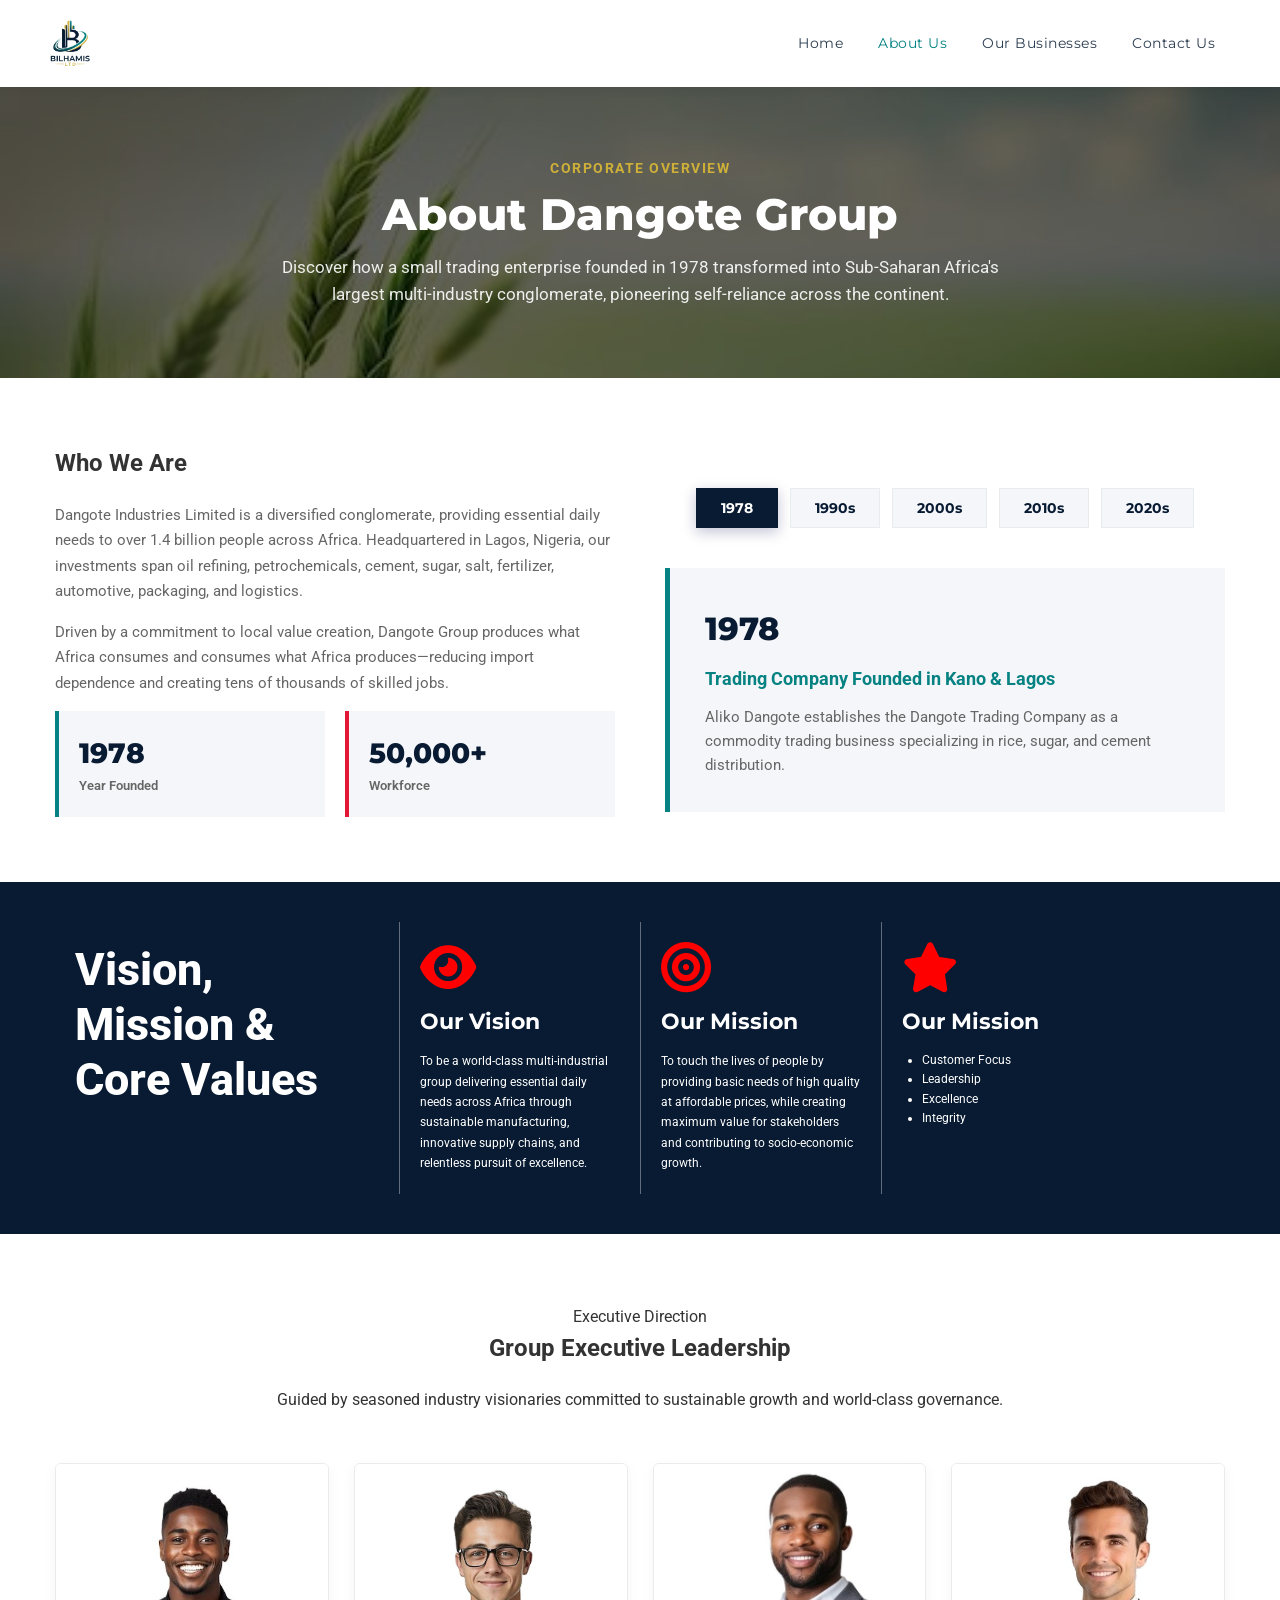
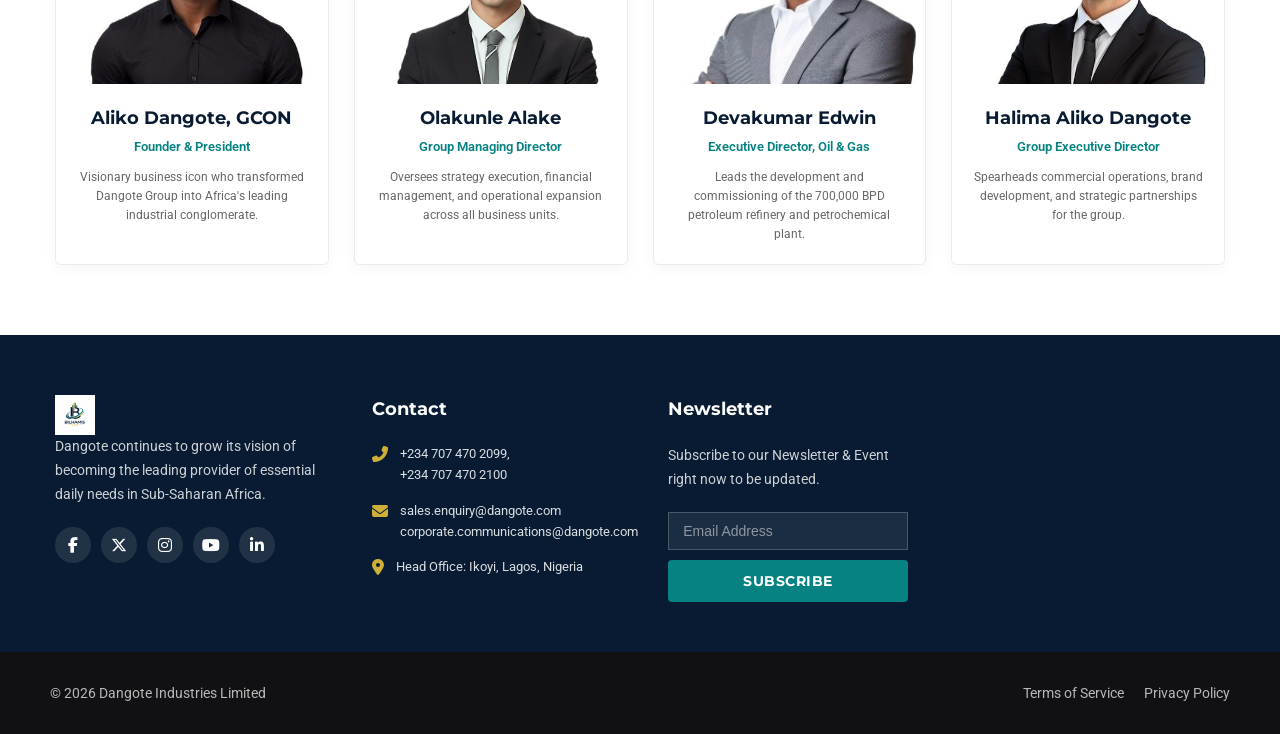
<file: about.html>
<!DOCTYPE html>
<html lang="en">
<head>
  <meta charset="UTF-8">
  <meta name="viewport" content="width=device-width, initial-scale=1.0">
  <title>About Us – Dangote Industries Limited</title>
  <meta name="description" content="Learn about Bilhamis Limited, Africa's leading industrial conglomerate founded by Aliko Dangote, GCON. Explore our history, leadership, vision, and core values.">
  
  <!-- FontAwesome 6 Icons -->
  <link rel="stylesheet" href="https://cdnjs.cloudflare.com/ajax/libs/font-awesome/6.4.0/css/all.min.css">
  
  <!-- Page Specific CSS Files -->
  <link rel="stylesheet" href="css/global.css">
  <link rel="stylesheet" href="css/about.css">
</head>
<body>

  <!-- SITE HEADER -->
  <header class="site-header">
  <div class="site-header-main">
    <div class="main-header-inner">

      <!-- LOGO -->
      <a href="index.html" class="site-logo" aria-label="Peter Home">
        <img src="./assets/main logo.png" width="40" alt="Bilhamis">
      </a>
      
      <!-- MOBILE MENU OVERLAY -->
      <div class="menu-overlay"></div>

      <!-- DESKTOP / MOBILE NAVIGATION -->
      <nav class="site-navigation" id="site-navigation"
           aria-label="Main navigation">
        <ul class="nav-list">
          <li>
            <a href="./index.html" class="nav-link">Home</a>
          </li>
          <li>
            <a href="./about.html" class="nav-link active">About Us</a>
          </li>
          <li>
            <a href="./businesses.html" class="nav-link">Our Businesses</a>
          </li>
          <li>
            <a href="./contact.html" class="nav-link">Contact Us</a>
          </li>
        </ul>
      </nav>

      <!-- MOBILE MENU BUTTON -->
      <button class="menu-toggle"
              type="button"
              aria-label="Open navigation menu"
              aria-controls="site-navigation"
              aria-expanded="false">
        <span></span>
        <span></span>
        <span></span>
      </button>

    </div>
  </div>
</header>

  <!-- PAGE HERO BANNER -->
  <section class="page-hero-banner">
    <div class="overlay"></div>
    <div class="container">
      <div class="page-hero-sub">Corporate Overview</div>
      <h1 class="page-hero-title">About Dangote Group</h1>
      <p class="page-hero-desc">Discover how a small trading enterprise founded in 1978 transformed into Sub-Saharan Africa's largest multi-industry conglomerate, pioneering self-reliance across the continent.</p>
    </div>
  </section>

  <!-- WHO WE ARE SECTION -->
  <section class="who-we-are" style="">
    <div class="container">
      <div class="about-overview-grid">
        <div>
          <h2 class="heading-main" style="">Who We Are</h2>
          <p class="about-text" style="">Dangote Industries Limited is a diversified conglomerate, providing essential daily needs to over 1.4 billion people across Africa. Headquartered in Lagos, Nigeria, our investments span oil refining, petrochemicals, cement, sugar, salt, fertilizer, automotive, packaging, and logistics.</p>
          <p class="about-text" style="">Driven by a commitment to local value creation, Dangote Group produces what Africa consumes and consumes what Africa produces—reducing import dependence and creating tens of thousands of skilled jobs.</p>
          
          <div class="numbers-card" style="">
            <div class="about-stat-badge" style="border-left: 4px solid var(--dangote-blue);">
              <div style="">1978</div>
              <div style="">Year Founded</div>
            </div>
            <div class="about-stat-badge" style="border-left: 4px solid var(--dangote-red);">
              <div style="">50,000+</div>
              <div style="">Workforce</div>
            </div>
          </div>
        </div>

        <div>
          <section class="timeline-section" id="history">
            <!-- <div class="container"> -->
              <div class="section-heading-wrap" style="text-align: center; margin-bottom: 40px;">
                <!-- <div class="heading-sub">40+ Years of Growth</div>
                <h2 class="heading-main">History & Key Milestones</h2> -->
                <div class="heading-line" style="margin: 15px auto 0 auto;"></div>
              </div>

              <!-- TIMELINE TAB BUTTONS -->
              <div class="timeline-nav">
                <button class="timeline-tab-btn active" data-year="1978">1978</button>
                <button class="timeline-tab-btn" data-year="1990s">1990s</button>
                <button class="timeline-tab-btn" data-year="2000s">2000s</button>
                <button class="timeline-tab-btn" data-year="2010s">2010s</button>
                <button class="timeline-tab-btn" data-year="2020s">2020s</button>
              </div>

              <!-- TIMELINE PANELS -->
              <div id="timeline-1978" class="timeline-content-panel active">
                <div class="timeline-year">1978</div>
                <h3 class="timeline-title">Trading Company Founded in Kano & Lagos</h3>
                <p class="timeline-text" style="">Aliko Dangote establishes the Dangote Trading Company as a commodity trading business specializing in rice, sugar, and cement distribution.</p>
              </div>

              <div id="timeline-1990s" class="timeline-content-panel">
                <div class="timeline-year">1990s</div>
                <h3 class="timeline-title">Shift from Trading to Manufacturing</h3>
                <p class="timeline-text" style="">Dangote Group transitions from purely importing commodities to local manufacturing, establishing sugar refining and salt processing facilities in Lagos port terminals.</p>
              </div>

              <div id="timeline-2000s" class="timeline-content-panel">
                <div class="timeline-year">2000s</div>
                <h3 class="timeline-title">Commissioning Obajana & Listed Entities</h3>
                <p class="timeline-text" style="">Commissioning of the world-class Obajana Cement Plant in Kogi State, establishing Dangote Cement as Nigeria's manufacturing flagship and listing entities on the Nigerian Stock Exchange (NGX).</p>
              </div>

              <div id="timeline-2010s" class="timeline-content-panel">
                <div class="timeline-year">2010s</div>
                <h3 class="timeline-title">Pan-African Cement & Agro Sacks Expansion</h3>
                <p class="timeline-text" style="">Expanding cement production across 10 additional African countries (Ethiopia, Zambia, Tanzania, Senegal, South Africa) with total capacity exceeding 50 Million MT.</p>
              </div>

              <div id="timeline-2020s" class="timeline-content-panel">
                <div class="timeline-year">2020s</div>
                <h3 class="timeline-title">700,000 BPD Petroleum Refinery & Fertilizer Complex</h3>
                <p class="timeline-text" style="">Commissioning the world's largest single-train 700,000 BPD oil refinery and 3.0 Million MT Urea fertilizer complex in Lekki Free Zone, Lagos.</p>
              </div>

            <!-- </div> -->
          </section>
        </div>
      </div>
    </div>
  </section>


  <!-- VISION, MISSION & CORE VALUES -->
  <section class="mvc">
    <div class="container">
      <div class="mvc-grid">
        <div class="first">
          <h2 class="mvc-heading">Vision, Mission & Core Values</h2>
        </div>
        <div class="second">
          <i class="fas fa-eye"></i>
          <h3 style="">Our Vision</h3>
          <p style="">To be a world-class multi-industrial group delivering essential daily needs across Africa through sustainable manufacturing, innovative supply chains, and relentless pursuit of excellence.</p>
        </div>
        <div class="second">
          <i class="fas fa-bullseye"></i>
          <h3 style="">Our Mission</h3>
          <p style="">To touch the lives of people by providing basic needs of high quality at affordable prices, while creating maximum value for stakeholders and contributing to socio-economic growth.</p>
        </div>
        <div class="second">
          <i class="fas fa-star"></i>
          <h3 style="">Our Mission</h3>
          <ul>
            <li>Customer Focus</li>
            <li>Leadership</li>
            <li>Excellence</li>
            <li>Integrity</li>
          </ul>
        </div>
      </div>
    </div>
  </section>


  <!-- EXECUTIVE LEADERSHIP TEAM SECTION -->
  <section id="leadership" style="padding: 70px 0; background-color: #ffffff;">
    <div class="container">
      <div class="section-heading-wrap" style="text-align: center; margin-bottom: 50px;">
        <div class="heading-sub">Executive Direction</div>
        <h2 class="heading-main">Group Executive Leadership</h2>
        <p class="heading-desc" style="margin: 0 auto;">Guided by seasoned industry visionaries committed to sustainable growth and world-class governance.</p>
        <div class="heading-line" style="margin: 15px auto 0 auto;"></div>
      </div>

      <div class="leaders-grid">
        
        <div class="leader-card">
          <div class="leader-img-wrap">
            <img src="./assets/person 1.jpg" alt="Aliko Dangote">
          </div>
          <div style="padding: 20px;">
            <h3 style="font-family: var(--font-heading); font-size: 18px; font-weight: 700; color: var(--dangote-navy); margin-bottom: 4px;">Aliko Dangote, GCON</h3>
            <div style="font-size: 13px; color: var(--dangote-blue); font-weight: 600; margin-bottom: 10px;">Founder & President</div>
            <p style="font-size: 12px; color: var(--dangote-text-muted);">Visionary business icon who transformed Dangote Group into Africa's leading industrial conglomerate.</p>
          </div>
        </div>

        <div class="leader-card">
          <div class="leader-img-wrap">
            <img src="./assets/person 2.jpg" alt="Olakunle Alake">
          </div>
          <div style="padding: 20px;">
            <h3 style="font-family: var(--font-heading); font-size: 18px; font-weight: 700; color: var(--dangote-navy); margin-bottom: 4px;">Olakunle Alake</h3>
            <div style="font-size: 13px; color: var(--dangote-blue); font-weight: 600; margin-bottom: 10px;">Group Managing Director</div>
            <p style="font-size: 12px; color: var(--dangote-text-muted);">Oversees strategy execution, financial management, and operational expansion across all business units.</p>
          </div>
        </div>

        <div class="leader-card">
          <div class="leader-img-wrap">
            <img src="./assets/person 3.jpg" alt="Devakumar Edwin">
          </div>
          <div style="padding: 20px;">
            <h3 style="font-family: var(--font-heading); font-size: 18px; font-weight: 700; color: var(--dangote-navy); margin-bottom: 4px;">Devakumar Edwin</h3>
            <div style="font-size: 13px; color: var(--dangote-blue); font-weight: 600; margin-bottom: 10px;">Executive Director, Oil & Gas</div>
            <p style="font-size: 12px; color: var(--dangote-text-muted);">Leads the development and commissioning of the 700,000 BPD petroleum refinery and petrochemical plant.</p>
          </div>
        </div>

        <div class="leader-card">
          <div class="leader-img-wrap">
            <img src="./assets/person 4.jpg" alt="Halima Aliko Dangote">
          </div>
          <div style="padding: 20px;">
            <h3 style="font-family: var(--font-heading); font-size: 18px; font-weight: 700; color: var(--dangote-navy); margin-bottom: 4px;">Halima Aliko Dangote</h3>
            <div style="font-size: 13px; color: var(--dangote-blue); font-weight: 600; margin-bottom: 10px;">Group Executive Director</div>
            <p style="font-size: 12px; color: var(--dangote-text-muted);">Spearheads commercial operations, brand development, and strategic partnerships for the group.</p>
          </div>
        </div>

      </div>
    </div>
  </section>

  <!-- OFFICIAL SITE FOOTER -->
  <footer class="site-footer-custom" id="contact">
    <div class="container">
      
      <div class="footer-columns-grid">
        
        <!-- COL 1: LOGO & OVERVIEW -->
        <div>
          <a href="index.html" class="site-logo" aria-label="Peter Home">
            <img src="./assets/logo.png" width="40" alt="Bilhamis">
          </a>
          <p class="footer-text">Dangote continues to grow its vision of becoming the leading provider of essential daily needs in Sub-Saharan Africa.</p>
          <div class="footer-social-icons">
            <a href="#" class="social-btn"><i class="fab fa-facebook-f"></i></a>
            <a href="#" class="social-btn"><i class="fab fa-x-twitter"></i></a>
            <a href="#" class="social-btn"><i class="fab fa-instagram"></i></a>
            <a href="#" class="social-btn"><i class="fab fa-youtube"></i></a>
            <a href="#" class="social-btn"><i class="fab fa-linkedin-in"></i></a>
          </div>
        </div>

        <!-- COL 2: CONTACT -->
        <div>
          <h4 class="footer-col-title">Contact</h4>
          <div class="footer-contact-item">
            <i class="fas fa-phone-alt"></i>
            <div>+234 707 470 2099,<br>+234 707 470 2100</div>
          </div>
          <div class="footer-contact-item">
            <i class="fas fa-envelope"></i>
            <div>sales.enquiry@dangote.com<br>corporate.communications@dangote.com</div>
          </div>
          <div class="footer-contact-item">
            <i class="fas fa-map-marker-alt"></i>
            <div>Head Office: Ikoyi, Lagos, Nigeria</div>
          </div>
        </div>

        <!-- COL 4: NEWSLETTER -->
        <div>
          <h4 class="footer-col-title">Newsletter</h4>
          <p class="footer-text">Subscribe to our Newsletter & Event right now to be updated.</p>
          <form class="newsletter-box" onsubmit="event.preventDefault(); alert('Subscribed to Dangote Group Newsletter!');">
            <input type="email" class="newsletter-input-field" placeholder="Email Address" required>
            <button type="submit" class="btn-dangote" style="width: 100%; justify-content: center; background-color: var(--dangote-blue);">Subscribe</button>
          </form>
        </div>

        <!-- <div class=""></div> -->

      </div>

      
    </div>
    <!-- FOOTER BOTTOM BAR -->
    <div class="footer-bottom-bar">
      <div>© 2026 Dangote Industries Limited</div>
      <div class="footer-bottom-links">
        <a href="#">Terms of Service</a>
        <a href="#">Privacy Policy</a>
      </div>
    </div>
  </footer>

  <script src="js/main.js"></script>
</body>
</html>
</file>
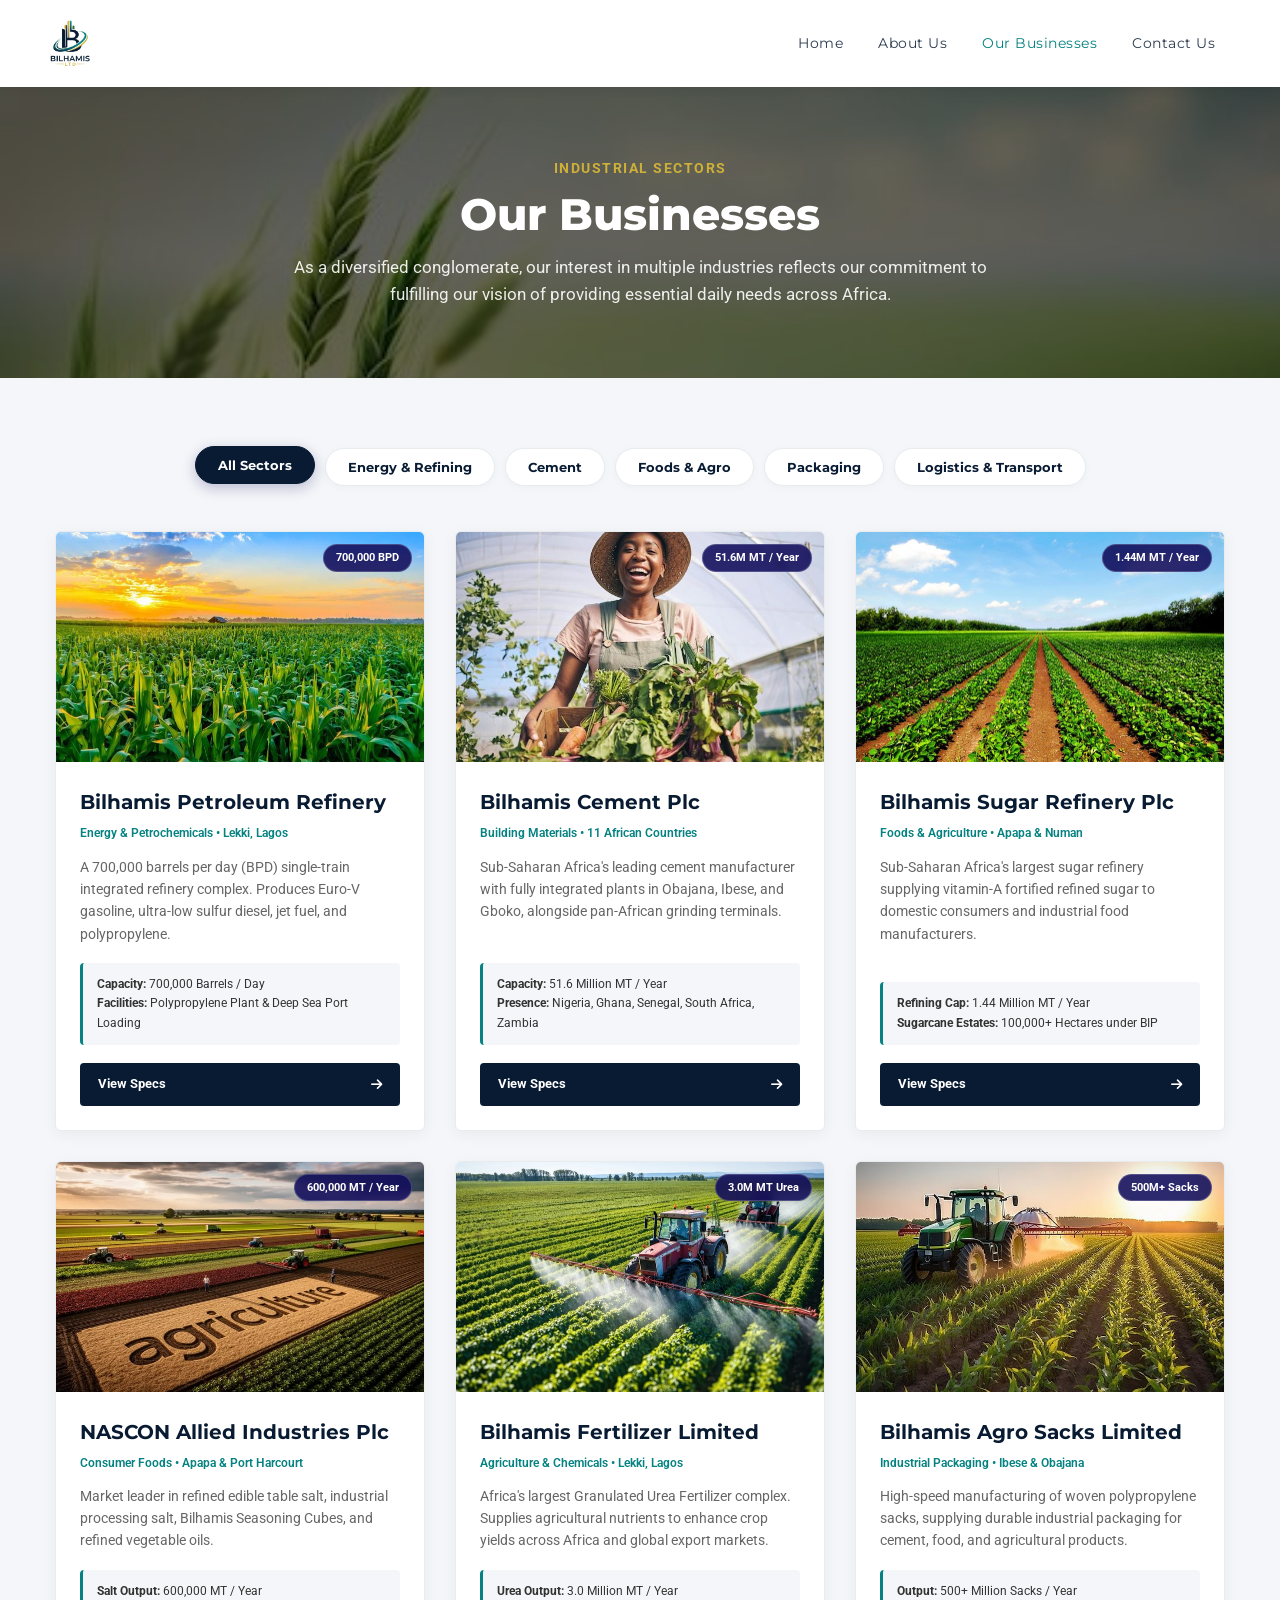
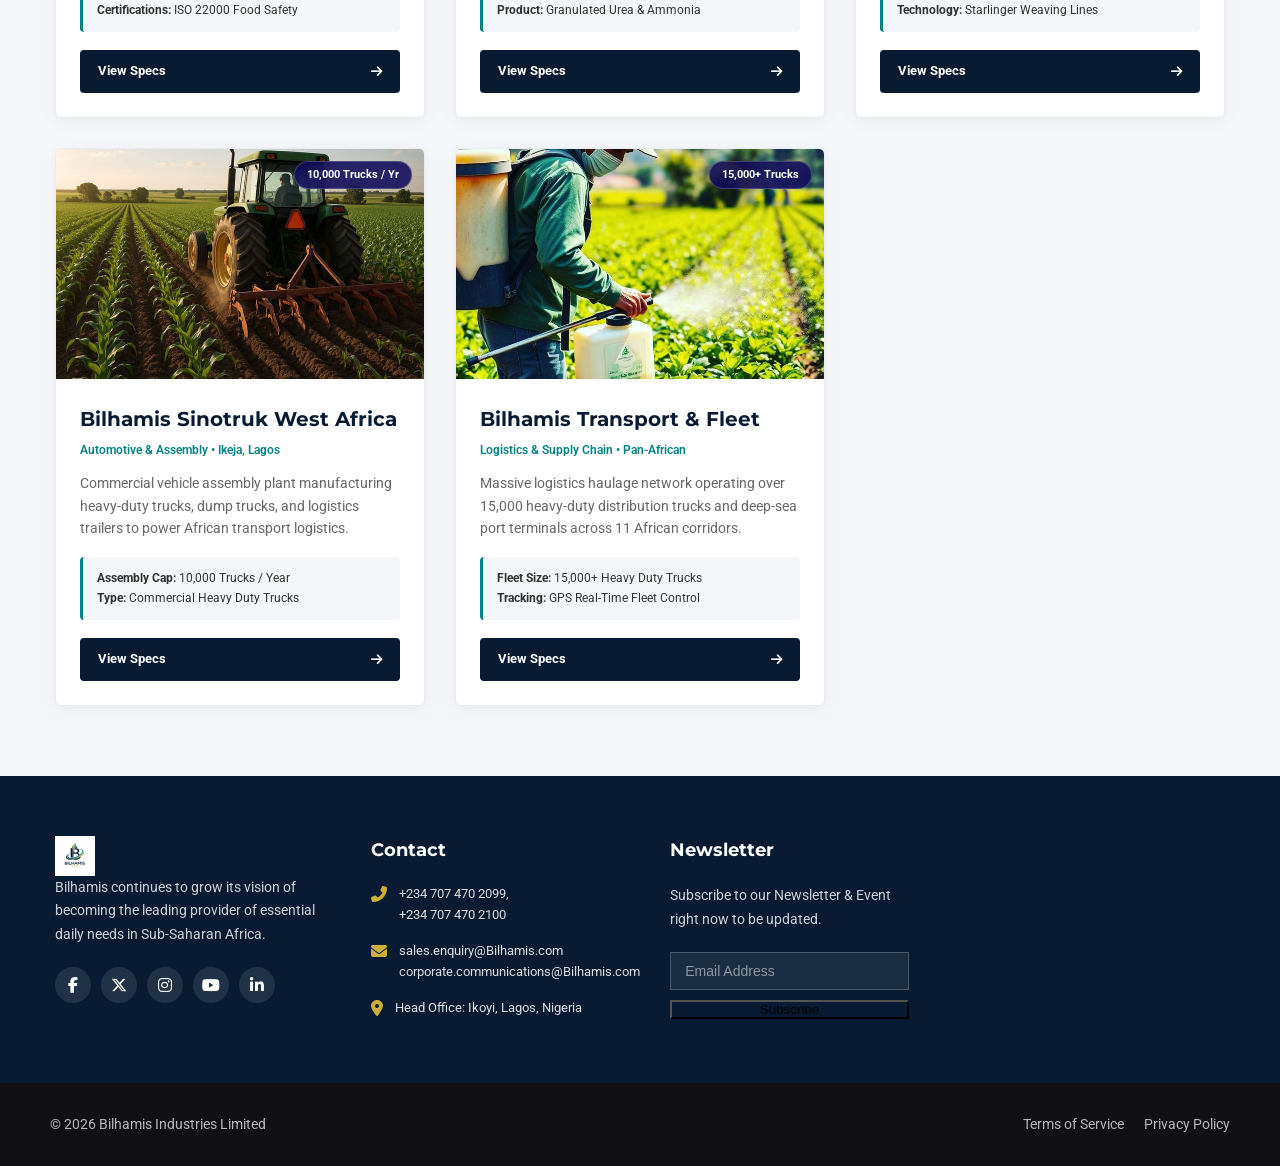
<file: businesses.html>
<!DOCTYPE html>
<html lang="en">
<head>
  <meta charset="UTF-8">
  <meta name="viewport" content="width=device-width, initial-scale=1.0">
  <title>Our Businesses – Bilhamis Industries Limited</title>
  <meta name="description" content="Explore the diversified industrial business units of Bilhamis Group across Cement, Oil Refinery, Petrochemicals, Sugar, Salt, Fertilizer, Packaging, Automotive, and Logistics.">
  
  <!-- FontAwesome 6 Icons -->
  <link rel="stylesheet" href="https://cdnjs.cloudflare.com/ajax/libs/font-awesome/6.4.0/css/all.min.css">
  
  <!-- Page Specific CSS Files -->
  <link rel="stylesheet" href="css/global.css">
  <link rel="stylesheet" href="css/businesses.css">
</head>
<body>

  <header class="site-header">
  <div class="site-header-main">
    <div class="main-header-inner">

      <!-- LOGO -->
      <a href="index.html" class="site-logo" aria-label="Peter Home">
        <img src="./assets/main logo.png" width="40" alt="Bilhamis">
      </a>
      
      <!-- MOBILE MENU OVERLAY -->
      <div class="menu-overlay"></div>

      <!-- DESKTOP / MOBILE NAVIGATION -->
      <nav class="site-navigation" id="site-navigation"
           aria-label="Main navigation">
        <ul class="nav-list">
          <li>
            <a href="./index.html" class="nav-link">Home</a>
          </li>
          <li>
            <a href="./about.html" class="nav-link">About Us</a>
          </li>
          <li>
            <a href="./businesses.html" class="nav-link active">Our Businesses</a>
          </li>
          <li>
            <a href="./contact.html" class="nav-link">Contact Us</a>
          </li>
        </ul>
      </nav>

      <!-- MOBILE MENU BUTTON -->
      <button class="menu-toggle"
              type="button"
              aria-label="Open navigation menu"
              aria-controls="site-navigation"
              aria-expanded="false">
        <span></span>
        <span></span>
        <span></span>
      </button>

    </div>
  </div>
</header>

  <!-- PAGE HERO BANNER -->
  <section class="page-hero-banner">
    <div class="overlay"></div>
    <div class="container">
      <div class="page-hero-sub">Industrial Sectors</div>
      <h1 class="page-hero-title">Our Businesses</h1>
      <p class="page-hero-desc">As a diversified conglomerate, our interest in multiple industries reflects our commitment to fulfilling our vision of providing essential daily needs across Africa.</p>
    </div>
  </section>

  <!-- BUSINESS SECTORS PORTFOLIO SECTION -->
  <section style="padding: 70px 0; background-color: var(--dangote-gray-bg);">
    <div class="container">

      <!-- INTERACTIVE FILTER TABS -->
      <div class="businesses-filter-bar">
        <button class="biz-filter-btn active" data-filter="all">All Sectors</button>
        <button class="biz-filter-btn" data-filter="energy">Energy & Refining</button>
        <button class="biz-filter-btn" data-filter="cement">Cement</button>
        <button class="biz-filter-btn" data-filter="food">Foods & Agro</button>
        <button class="biz-filter-btn" data-filter="packaging">Packaging</button>
        <button class="biz-filter-btn" data-filter="logistics">Logistics & Transport</button>
      </div>

      <!-- BUSINESSES GRID -->
      <div class="businesses-showcase-grid">

        <!-- 1. OIL REFINERY -->
        <div class="project-card" id="oil" data-category="energy">
          <div class="project-card-image">
            <img src="./assets/business 1.jpg" alt="Oil Refinery">
            <span class="biz-capacity-pill">700,000 BPD</span>
          </div>
          <div class="project-card-body">
            <h3 class="project-title">Bilhamis Petroleum Refinery</h3>
            <div class="project-tags">Energy & Petrochemicals • Lekki, Lagos</div>
            <p class="project-excerpt">A 700,000 barrels per day (BPD) single-train integrated refinery complex. Produces Euro-V gasoline, ultra-low sulfur diesel, jet fuel, and polypropylene.</p>
            <div class="biz-spec-box">
              <div><strong>Capacity:</strong> 700,000 Barrels / Day</div>
              <div><strong>Facilities:</strong> Polypropylene Plant & Deep Sea Port Loading</div>
            </div>
            <a href="#" class="project-btn" onclick="openModal('Bilhamis Petroleum Refinery', 'Location: Lekki Free Trade Zone, Lagos, Nigeria.\n\nThe world\'s largest single-train crude oil refinery. Designed to meet 100% of Nigeria\'s refined petroleum requirements with surplus exported across Africa and Europe.')">
              <span>View Specs</span> <i class="fas fa-arrow-right"></i>
            </a>
          </div>
        </div>

        <!-- 2. CEMENT -->
        <div class="project-card" id="cement" data-category="cement">
          <div class="project-card-image">
            <img src="./assets/business 2.jpg" alt="Bilhamis Cement">
            <span class="biz-capacity-pill">51.6M MT / Year</span>
          </div>
          <div class="project-card-body">
            <h3 class="project-title">Bilhamis Cement Plc</h3>
            <p class="project-tags">Building Materials • 11 African Countries</p>
            <p class="project-excerpt">Sub-Saharan Africa's leading cement manufacturer with fully integrated plants in Obajana, Ibese, and Gboko, alongside pan-African grinding terminals.</p>
            <div class="biz-spec-box">
              <div><strong>Capacity:</strong> 51.6 Million MT / Year</div>
              <div><strong>Presence:</strong> Nigeria, Ghana, Senegal, South Africa, Zambia</div>
            </div>
            <a href="#" class="project-btn" onclick="openModal('Bilhamis Cement Plc', 'Listed on NGX (DANGCEM).\n\nOperates high-performance calcination plants producing 32.5, 42.5, and 52.5 grade cement for housing, roads, and civil infrastructure.')">
              <span>View Specs</span> <i class="fas fa-arrow-right"></i>
            </a>
          </div>
        </div>

        <!-- 3. SUGAR REFINERY -->
        <div class="project-card" id="sugar" data-category="food">
          <div class="project-card-image">
            <img src="./assets/business 3.jpg" alt="Sugar Refinery">
            <span class="biz-capacity-pill">1.44M MT / Year</span>
          </div>
          <div class="project-card-body">
            <h3 class="project-title">Bilhamis Sugar Refinery Plc</h3>
            <div class="project-tags">Foods & Agriculture • Apapa & Numan</div>
            <p class="project-excerpt">Sub-Saharan Africa's largest sugar refinery supplying vitamin-A fortified refined sugar to domestic consumers and industrial food manufacturers.</p>
            <div class="biz-spec-box">
              <div><strong>Refining Cap:</strong> 1.44 Million MT / Year</div>
              <div><strong>Sugarcane Estates:</strong> 100,000+ Hectares under BIP</div>
            </div>
            <a href="#" class="project-btn" onclick="openModal('Bilhamis Sugar Refinery Plc', 'Listed on NGX (DANGSUGAR).\n\nPioneering Nigeria\'s National Sugar Master Plan with large-scale sugarcane cultivation in Numan (Adamawa) and Tunga (Nasarawa).')">
              <span>View Specs</span> <i class="fas fa-arrow-right"></i>
            </a>
          </div>
        </div>

        <!-- 4. NASCON SALT & FOODS -->
        <div class="project-card" id="salt" data-category="food">
          <div class="project-card-image">
            <img src="./assets/business 4.jpg" alt="NASCON Salt">
            <span class="biz-capacity-pill">600,000 MT / Year</span>
          </div>
          <div class="project-card-body">
            <h3 class="project-title">NASCON Allied Industries Plc</h3>
            <div class="project-tags">Consumer Foods • Apapa & Port Harcourt</div>
            <p class="project-excerpt">Market leader in refined edible table salt, industrial processing salt, Bilhamis Seasoning Cubes, and refined vegetable oils.</p>
            <div class="biz-spec-box">
              <div><strong>Salt Output:</strong> 600,000 MT / Year</div>
              <div><strong>Certifications:</strong> ISO 22000 Food Safety</div>
            </div>
            <a href="#" class="project-btn" onclick="openModal('NASCON Allied Industries Plc', 'Listed on NGX (NASCON).\n\nProduces iodized table salt, industrial salt for textile and chemical industries, and Bilhamis Classic Seasoning Cubes.')">
              <span>View Specs</span> <i class="fas fa-arrow-right"></i>
            </a>
          </div>
        </div>

        <!-- 5. FERTILIZER -->
        <div class="project-card" id="fertilizer" data-category="energy">
          <div class="project-card-image">
            <img src="./assets/business 5.jpg" alt="Bilhamis Fertilizer">
            <span class="biz-capacity-pill">3.0M MT Urea</span>
          </div>
          <div class="project-card-body">
            <h3 class="project-title">Bilhamis Fertilizer Limited</h3>
            <div class="project-tags">Agriculture & Chemicals • Lekki, Lagos</div>
            <p class="project-excerpt">Africa's largest Granulated Urea Fertilizer complex. Supplies agricultural nutrients to enhance crop yields across Africa and global export markets.</p>
            <div class="biz-spec-box">
              <div><strong>Urea Output:</strong> 3.0 Million MT / Year</div>
              <div><strong>Product:</strong> Granulated Urea & Ammonia</div>
            </div>
            <a href="#" class="project-btn" onclick="openModal('Bilhamis Fertilizer Limited', 'Located adjacent to the refinery in Lekki Free Zone.\n\nEquipped with twin-train Toyo technology, producing 3.0 MTPA of granulated urea to support African food security.')">
              <span>View Specs</span> <i class="fas fa-arrow-right"></i>
            </a>
          </div>
        </div>

        <!-- 6. PACKAGING -->
        <div class="project-card" id="packaging" data-category="packaging">
          <div class="project-card-image">
            <img src="./assets/report 1.jpg" alt="Bilhamis Packaging">
            <span class="biz-capacity-pill">500M+ Sacks</span>
          </div>
          <div class="project-card-body">
            <h3 class="project-title">Bilhamis Agro Sacks Limited</h3>
            <div class="project-tags">Industrial Packaging • Ibese & Obajana</div>
            <p class="project-excerpt">High-speed manufacturing of woven polypropylene sacks, supplying durable industrial packaging for cement, food, and agricultural products.</p>
            <div class="biz-spec-box">
              <div><strong>Output:</strong> 500+ Million Sacks / Year</div>
              <div><strong>Technology:</strong> Starlinger Weaving Lines</div>
            </div>
            <a href="#" class="project-btn" onclick="openModal('Bilhamis Agro Sacks Limited', 'Established in 1998.\n\nOperates high-capacity woven polypropylene bag manufacturing plants supplying West Africa\'s cement and agricultural markets.')">
              <span>View Specs</span> <i class="fas fa-arrow-right"></i>
            </a>
          </div>
        </div>

        <!-- 7. AUTOMOTIVE -->
        <div class="project-card" data-category="logistics">
          <div class="project-card-image">
            <img src="./assets/report 2.jpg" alt="Sinotruk Assembly">
            <span class="biz-capacity-pill">10,000 Trucks / Yr</span>
          </div>
          <div class="project-card-body">
            <h3 class="project-title">Bilhamis Sinotruk West Africa</h3>
            <div class="project-tags">Automotive & Assembly • Ikeja, Lagos</div>
            <p class="project-excerpt">Commercial vehicle assembly plant manufacturing heavy-duty trucks, dump trucks, and logistics trailers to power African transport logistics.</p>
            <div class="biz-spec-box">
              <div><strong>Assembly Cap:</strong> 10,000 Trucks / Year</div>
              <div><strong>Type:</strong> Commercial Heavy Duty Trucks</div>
            </div>
            <a href="#" class="project-btn" onclick="openModal('Bilhamis Sinotruk West Africa', 'Joint venture assembly facility in Lagos, Nigeria.\n\nAssembles heavy-duty commercial trucks and trailers for industrial haulage and commercial fleet operators.')">
              <span>View Specs</span> <i class="fas fa-arrow-right"></i>
            </a>
          </div>
        </div>

        <!-- 8. TRANSPORT & LOGISTICS -->
        <div class="project-card" data-category="logistics">
          <div class="project-card-image">
            <img src="./assets/report 3.jpg" alt="Logistics Fleet">
            <span class="biz-capacity-pill">15,000+ Trucks</span>
          </div>
          <div class="project-card-body">
            <h3 class="project-title">Bilhamis Transport & Fleet</h3>
            <div class="project-tags">Logistics & Supply Chain • Pan-African</div>
            <p class="project-excerpt">Massive logistics haulage network operating over 15,000 heavy-duty distribution trucks and deep-sea port terminals across 11 African corridors.</p>
            <div class="biz-spec-box">
              <div><strong>Fleet Size:</strong> 15,000+ Heavy Duty Trucks</div>
              <div><strong>Tracking:</strong> GPS Real-Time Fleet Control</div>
            </div>
            <a href="#" class="project-btn" onclick="openModal('Bilhamis Transport & Logistics', 'Manages cross-border supply chains linking factories, sea ports, and inland depots across West, Central, and Southern Africa.')">
              <span>View Specs</span> <i class="fas fa-arrow-right"></i>
            </a>
          </div>
        </div>

      </div>

    </div>
  </section>

  <!-- OFFICIAL SITE FOOTER -->
  <footer class="site-footer-custom" id="contact">
    <div class="container">
      
      <div class="footer-columns-grid">
        
        <!-- COL 1: LOGO & OVERVIEW -->
        <div>
          <a href="index.html" class="site-logo" aria-label="Peter Home">
            <img src="./assets/logo.png" width="40" alt="Bilhamis">
          </a>
          <p class="footer-text">Bilhamis continues to grow its vision of becoming the leading provider of essential daily needs in Sub-Saharan Africa.</p>
          <div class="footer-social-icons">
            <a href="#" class="social-btn"><i class="fab fa-facebook-f"></i></a>
            <a href="#" class="social-btn"><i class="fab fa-x-twitter"></i></a>
            <a href="#" class="social-btn"><i class="fab fa-instagram"></i></a>
            <a href="#" class="social-btn"><i class="fab fa-youtube"></i></a>
            <a href="#" class="social-btn"><i class="fab fa-linkedin-in"></i></a>
          </div>
        </div>

        <!-- COL 2: CONTACT -->
        <div>
          <h4 class="footer-col-title">Contact</h4>
          <div class="footer-contact-item">
            <i class="fas fa-phone-alt"></i>
            <div>+234 707 470 2099,<br>+234 707 470 2100</div>
          </div>
          <div class="footer-contact-item">
            <i class="fas fa-envelope"></i>
            <div>sales.enquiry@Bilhamis.com<br>corporate.communications@Bilhamis.com</div>
          </div>
          <div class="footer-contact-item">
            <i class="fas fa-map-marker-alt"></i>
            <div>Head Office: Ikoyi, Lagos, Nigeria</div>
          </div>
        </div>

        <!-- COL 4: NEWSLETTER -->
        <div>
          <h4 class="footer-col-title">Newsletter</h4>
          <p class="footer-text">Subscribe to our Newsletter & Event right now to be updated.</p>
          <form class="newsletter-box" onsubmit="event.preventDefault(); alert('Subscribed to Bilhamis Group Newsletter!');">
            <input type="email" class="newsletter-input-field" placeholder="Email Address" required>
            <button type="submit" class="btn-Bilhamis" style="width: 100%; justify-content: center; background-color: var(--Bilhamis-blue);">Subscribe</button>
          </form>
        </div>

        <!-- <div class=""></div> -->

      </div>

      
    </div>
    <!-- FOOTER BOTTOM BAR -->
    <div class="footer-bottom-bar">
      <div>© 2026 Bilhamis Industries Limited</div>
      <div class="footer-bottom-links">
        <a href="#">Terms of Service</a>
        <a href="#">Privacy Policy</a>
      </div>
    </div>
  </footer>

  <script src="js/main.js"></script>
</body>
</html>
</file>
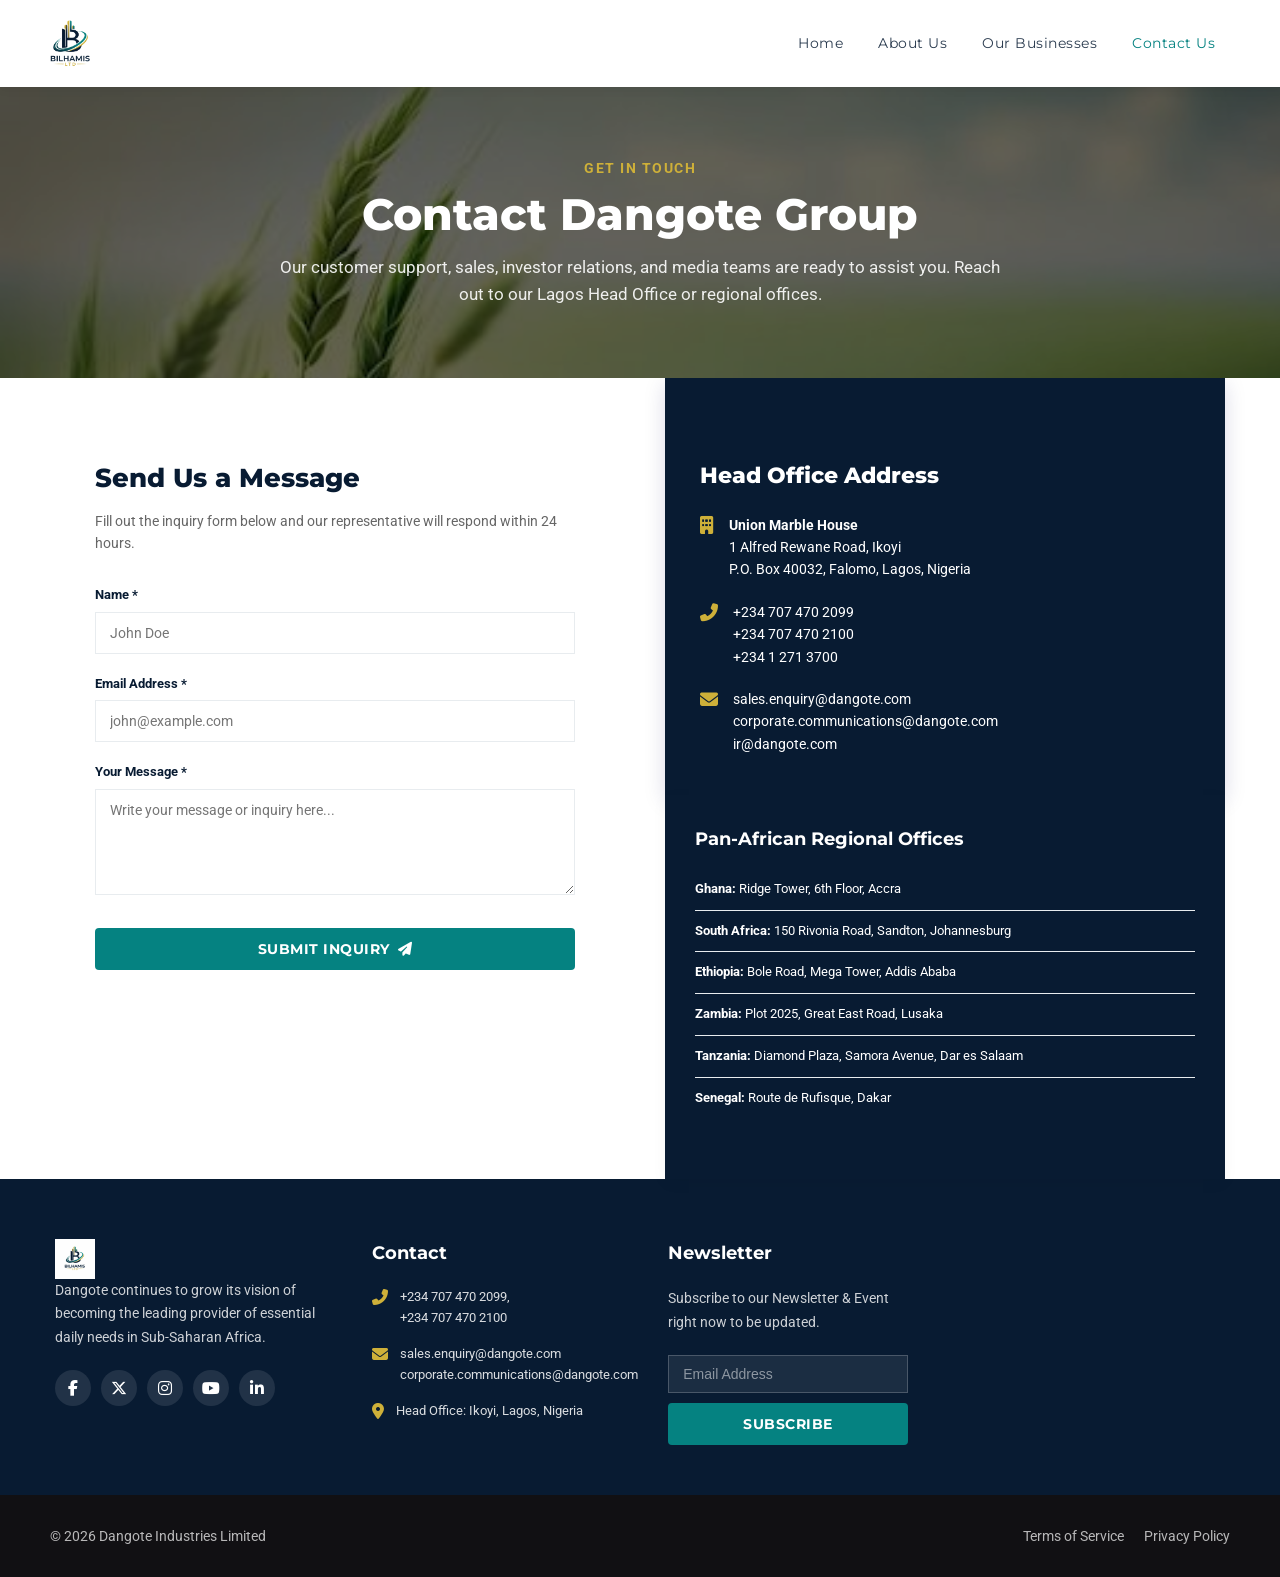
<file: contact.html>
<!DOCTYPE html>
<html lang="en">
<head>
  <meta charset="UTF-8">
  <meta name="viewport" content="width=device-width, initial-scale=1.0">
  <title>Contact Us – Dangote Industries Limited</title>
  <meta name="description" content="Get in touch with Dangote Industries Limited. Contact our head office in Lagos, Nigeria, or reach out to customer care, sales, investor relations, and media departments.">
  
  <!-- FontAwesome 6 Icons -->
  <link rel="stylesheet" href="https://cdnjs.cloudflare.com/ajax/libs/font-awesome/6.4.0/css/all.min.css">
  
  <!-- Page Specific CSS Files -->
  <link rel="stylesheet" href="css/global.css">
  <link rel="stylesheet" href="css/contact.css">
</head>
<body>

  <!-- SITE HEADER -->
  <header class="site-header">
  <div class="site-header-main">
    <div class="main-header-inner">

      <!-- LOGO -->
      <a href="index.html" class="site-logo" aria-label="Peter Home">
        <img src="./assets/main logo.png" width="40" alt="Bilhamis">
      </a>
      
      <!-- MOBILE MENU OVERLAY -->
      <div class="menu-overlay"></div>

      <!-- DESKTOP / MOBILE NAVIGATION -->
      <nav class="site-navigation" id="site-navigation"
           aria-label="Main navigation">
        <ul class="nav-list">
          <li>
            <a href="./index.html" class="nav-link">Home</a>
          </li>
          <li>
            <a href="./about.html" class="nav-link">About Us</a>
          </li>
          <li>
            <a href="./businesses.html" class="nav-link">Our Businesses</a>
          </li>
          <li>
            <a href="./contact.html" class="nav-link active">Contact Us</a>
          </li>
        </ul>
      </nav>

      <!-- MOBILE MENU BUTTON -->
      <button class="menu-toggle"
              type="button"
              aria-label="Open navigation menu"
              aria-controls="site-navigation"
              aria-expanded="false">
        <span></span>
        <span></span>
        <span></span>
      </button>

    </div>
  </div>
</header>

  <!-- PAGE HERO BANNER -->
  <section class="page-hero-banner">
    <div class="overlay"></div>
    <div class="container">
      <div class="page-hero-sub">Get In Touch</div>
      <h1 class="page-hero-title">Contact Dangote Group</h1>
      <p class="page-hero-desc">Our customer support, sales, investor relations, and media teams are ready to assist you. Reach out to our Lagos Head Office or regional offices.</p>
    </div>
  </section>

  <!-- CONTACT FORM & DIRECT CONTACTS SECTION -->
  <section class="contact-layout">
    <div class="container">
      
      <div class="contact-layout-grid">
        
        <!-- LEFT: CONTACT FORM -->
        <div class="contact-form-card">
          <h2 style="font-family: var(--font-heading); font-size: 26px; font-weight: 800; color: var(--dangote-navy); margin-bottom: 10px;">Send Us a Message</h2>
          <p style="font-size: 14px; color: var(--dangote-text-muted); margin-bottom: 30px;">Fill out the inquiry form below and our representative will respond within 24 hours.</p>

          <form onsubmit="event.preventDefault(); alert('Thank you! Your message has been sent successfully to Dangote Group.'); this.reset();">
            
            <div class="form-group-row">
              <div>
                <label class="form-field-label">Name *</label>
                <input type="text" class="form-control-input" placeholder="John Doe" required>
              </div>
            </div>
            
            <div class="form-group-row">
              <div>
                <label class="form-field-label">Email Address *</label>
                <input type="email" class="form-control-input" placeholder="john@example.com" required>
              </div>
            </div>

            <div style="margin-bottom: 25px;">
              <label class="form-field-label">Your Message *</label>
              <textarea rows="5" class="form-control-input" placeholder="Write your message or inquiry here..." required style="resize: vertical;"></textarea>
            </div>

            <button type="submit" class="btn-dangote" style="width: 100%; justify-content: center;">Submit Inquiry <i class="fas fa-paper-plane"></i></button>
          </form>
        </div>

        <!-- RIGHT: DIRECT HEAD OFFICE DETAILS -->
        <div>
          
          <div class="head-office-card">
            <h3>Head Office Address</h3>
            
            <div class="contact-detail-row">
              <i class="fas fa-building"></i>
              <div>
                <strong>Union Marble House</strong><br>
                1 Alfred Rewane Road, Ikoyi<br>
                P.O. Box 40032, Falomo, Lagos, Nigeria
              </div>
            </div>

            <div class="contact-detail-row">
              <i class="fas fa-phone-alt"></i>
              <div>
                +234 707 470 2099<br>
                +234 707 470 2100<br>
                +234 1 271 3700
              </div>
            </div>

            <div class="contact-detail-row">
              <i class="fas fa-envelope"></i>
              <div>
                sales.enquiry@dangote.com<br>
                corporate.communications@dangote.com<br>
                ir@dangote.com
              </div>
            </div>
          </div>

          <!-- REGIONAL AFRICAN OFFICES -->
          <div class="regional-offices-card">
            <h4 style="font-family: var(--font-heading); font-size: 18px; font-weight: 700; color: #fff; margin-bottom: 15px;">Pan-African Regional Offices</h4>
            
            <div style="display: flex; flex-direction: column;">
              <div class="regional-office-item"><strong>Ghana:</strong> Ridge Tower, 6th Floor, Accra</div>
              <div class="regional-office-item"><strong>South Africa:</strong> 150 Rivonia Road, Sandton, Johannesburg</div>
              <div class="regional-office-item"><strong>Ethiopia:</strong> Bole Road, Mega Tower, Addis Ababa</div>
              <div class="regional-office-item"><strong>Zambia:</strong> Plot 2025, Great East Road, Lusaka</div>
              <div class="regional-office-item"><strong>Tanzania:</strong> Diamond Plaza, Samora Avenue, Dar es Salaam</div>
              <div class="regional-office-item"><strong>Senegal:</strong> Route de Rufisque, Dakar</div>
            </div>
          </div>

        </div>

      </div>

    </div>
  </section>

  <!-- OFFICIAL SITE FOOTER -->
  <footer class="site-footer-custom" id="contact">
    <div class="container">
      
      <div class="footer-columns-grid">
        
        <!-- COL 1: LOGO & OVERVIEW -->
        <div>
          <a href="index.html" class="site-logo" aria-label="Peter Home">
            <img src="./assets/logo.png" width="40" alt="Bilhamis">
          </a>
          <p class="footer-text">Dangote continues to grow its vision of becoming the leading provider of essential daily needs in Sub-Saharan Africa.</p>
          <div class="footer-social-icons">
            <a href="#" class="social-btn"><i class="fab fa-facebook-f"></i></a>
            <a href="#" class="social-btn"><i class="fab fa-x-twitter"></i></a>
            <a href="#" class="social-btn"><i class="fab fa-instagram"></i></a>
            <a href="#" class="social-btn"><i class="fab fa-youtube"></i></a>
            <a href="#" class="social-btn"><i class="fab fa-linkedin-in"></i></a>
          </div>
        </div>

        <!-- COL 2: CONTACT -->
        <div>
          <h4 class="footer-col-title">Contact</h4>
          <div class="footer-contact-item">
            <i class="fas fa-phone-alt"></i>
            <div>+234 707 470 2099,<br>+234 707 470 2100</div>
          </div>
          <div class="footer-contact-item">
            <i class="fas fa-envelope"></i>
            <div>sales.enquiry@dangote.com<br>corporate.communications@dangote.com</div>
          </div>
          <div class="footer-contact-item">
            <i class="fas fa-map-marker-alt"></i>
            <div>Head Office: Ikoyi, Lagos, Nigeria</div>
          </div>
        </div>

        <!-- COL 4: NEWSLETTER -->
        <div>
          <h4 class="footer-col-title">Newsletter</h4>
          <p class="footer-text">Subscribe to our Newsletter & Event right now to be updated.</p>
          <form class="newsletter-box" onsubmit="event.preventDefault(); alert('Subscribed to Dangote Group Newsletter!');">
            <input type="email" class="newsletter-input-field" placeholder="Email Address" required>
            <button type="submit" class="btn-dangote" style="width: 100%; justify-content: center; background-color: var(--dangote-blue);">Subscribe</button>
          </form>
        </div>

        <!-- <div class=""></div> -->

      </div>

      
    </div>
    <!-- FOOTER BOTTOM BAR -->
    <div class="footer-bottom-bar">
      <div>© 2026 Dangote Industries Limited</div>
      <div class="footer-bottom-links">
        <a href="#">Terms of Service</a>
        <a href="#">Privacy Policy</a>
      </div>
    </div>
  </footer>

  <script src="js/main.js"></script>
</body>
</html>
</file>
<file: css/global.css>
/* ==========================================================================
   DANGOTE GROUP - GLOBAL & COMMON STYLES (global.css)
   ========================================================================== */

@import url('https://fonts.googleapis.com/css2?family=Roboto:ital,wght@0,300;0,400;0,500;0,700;1,400&family=Montserrat:wght@500;600;700;800&display=swap');

:root {
  --dangote-navy: #081B32;
  --dangote-blue: #058281;
  --dangote-vivid-blue: #058281;
  --dangote-red: #E31837;
  --dangote-gold: #CEB039;
  --dangote-dark: #1A1A1A;
  --dangote-gray-bg: #F4F6F9;
  --dangote-card-border: #E8ECEF;
  --dangote-text-color: #333333;
  --dangote-text-muted: #666666;
  
  --font-main: 'Roboto', sans-serif;
  --font-heading: 'Montserrat', sans-serif;
}

*, *::before, *::after {
  box-sizing: border-box;
  margin: 0;
  padding: 0;
}

body {
  font-family: var(--font-main);
  color: var(--dangote-text-color);
  background-color: #ffffff;
  line-height: 1.6;
  overflow-x: hidden;
}

a {
  color: inherit;
  text-decoration: none;
  transition: all 0.25s ease;
}

ul {
  list-style: none;
}

img {
  max-width: 100%;
  height: auto;
  display: block;
}

.container {
  width: 100%;
  max-width: 1200px;
  margin: 0 auto;
  padding: 0 15px;
}

.btn-dangote {
  display: inline-flex;
  align-items: center;
  gap: 8px;
  padding: 12px 28px;
  background-color: var(--dangote-blue);
  color: #ffffff;
  font-family: var(--font-heading);
  font-size: 14px;
  font-weight: 700;
  border-radius: 4px;
  text-transform: uppercase;
  letter-spacing: 0.5px;
  border: none;
}

.btn-dangote:hover {
  background-color: var(--dangote-navy);
  transform: translateY(-2px);
  box-shadow: 0 4px 12px rgba(0,0,0,0.15);
}

/* KEYFRAME ANIMATIONS */
@keyframes fadeInUp {
  from {
    opacity: 0;
    transform: translateY(30px);
  }
  to {
    opacity: 1;
    transform: translateY(0);
  }
}

@keyframes fadeIn {
  from { opacity: 0; }
  to { opacity: 1; }
}

@keyframes zoomIn {
  from {
    opacity: 0;
    transform: scale(0.92);
  }
  to {
    opacity: 1;
    transform: scale(1);
  }
}

@keyframes pulseGlow {
  0% { box-shadow: 0 0 0 0 rgba(0, 86, 167, 0.4); }
  70% { box-shadow: 0 0 0 12px rgba(0, 86, 167, 0); }
  100% { box-shadow: 0 0 0 0 rgba(0, 86, 167, 0); }
}





/* ==========================================
   1. HEADER & NAVIGATION (OFFICIAL REPLICA)
   ========================================== */
.site-header {
  width: 100%;
  position: sticky;
  top: 0;
  z-index: 1000;
  background-color: #ffffff;
  box-shadow: 0 2px 10px rgba(0, 0, 0, 0.06);
}

.site-header-main {
  padding: 20px 50px;
}

.main-header-inner {
  display: flex;
  align-items: center;
  justify-content: space-between;
  gap: 30px;
}

.site-logo {
  display: flex;
  align-items: center;
  flex-shrink: 0;
  text-decoration: none;
}

.site-logo svg {
  display: block;
  max-width: 100%;
  height: auto;
}

/* ==========================
   DESKTOP NAVIGATION
========================== */

.site-navigation {
  margin-left: auto;
  display: flex;
  align-items: center;
}

.nav-list {
  display: flex;
  align-items: center;
  gap: 5px;
  list-style: none;
  padding: 0;
  margin: 0;
}

.nav-link {
  display: block;
  padding: 12px 15px;
  font-family: var(--font-heading, sans-serif);
  font-size: 14px;
  font-weight: 400;
  color: var(--dangote-navy, #110C5B);
  opacity: 0.85;
  text-decoration: none;
  text-transform: capitalize;
  letter-spacing: 0.5px;
  transition: color 0.25s ease;
}

.nav-link:hover,
.nav-link.active {
  color: var(--dangote-blue, #0056A7);
  opacity: 1;
}

/* Hide hamburger on desktop */

.menu-toggle {
  display: none;
}

/* Overlay hidden by default */

.menu-overlay {
  position: fixed;
  inset: 0;
  background: rgba(0, 0, 0, 0.5);
  z-index: 1001;
  opacity: 0;
  visibility: hidden;
  transition: opacity 0.3s ease, visibility 0.3s ease;
}

/* ==========================
   MOBILE NAVIGATION
========================== */

@media (max-width: 992px) {

  .site-header-main {
    padding: 15px 20px;
  }

  .main-header-inner {
    gap: 15px;
  }

  /* Slide-in navigation drawer */

  .site-navigation {
    position: fixed;
    top: 0;
    right: 0;
    width: min(82%, 340px);
    height: 100vh;
    height: 100dvh;
    background: #ffffff;
    z-index: 1002;

    display: flex;
    flex-direction: column;
    align-items: stretch;
    justify-content: flex-start;

    padding: 100px 25px 30px;
    margin: 0;

    overflow-y: auto;
    box-shadow: -8px 0 25px rgba(0, 0, 0, 0.12);

    transform: translateX(100%);
    visibility: hidden;
    transition:
      transform 0.35s ease,
      visibility 0.35s ease;
  }

  /* Open drawer */

  .site-navigation.is-open {
    transform: translateX(0);
    visibility: visible;
  }

  .nav-list {
    display: flex;
    flex-direction: column;
    align-items: stretch;
    gap: 5px;
    width: 100%;
  }

  .nav-list li {
    width: 100%;
  }

  .nav-link {
    padding: 17px 12px;
    font-size: 16px;
    font-weight: 500;
    border-bottom: 1px solid #eeeeee;
  }

  .nav-link:hover,
  .nav-link.active {
    color: #0056A7;
    background: #f5f7fb;
  }

  /* Show hamburger */

  .menu-toggle {
    display: flex;
    flex-direction: column;
    justify-content: center;
    align-items: center;
    gap: 6px;

    width: 44px;
    height: 44px;
    padding: 10px;

    border: none;
    border-radius: 5px;
    background: transparent;
    cursor: pointer;

    position: relative;
    z-index: 1003;
    flex-shrink: 0;
  }

  .menu-toggle span {
    display: block;
    width: 25px;
    height: 2px;
    background: #110C5B;
    border-radius: 2px;
    transition:
      transform 0.3s ease,
      opacity 0.2s ease;
  }

  /* Hamburger transforms into X */

  .menu-toggle.is-active span:nth-child(1) {
    transform: translateY(8px) rotate(45deg);
  }

  .menu-toggle.is-active span:nth-child(2) {
    opacity: 0;
  }

  .menu-toggle.is-active span:nth-child(3) {
    transform: translateY(-8px) rotate(-45deg);
  }

  /* Show dark overlay */

  .menu-overlay.is-visible {
    opacity: 1;
    visibility: visible;
  }

  /* Prevent background scrolling */

  body.menu-open {
    overflow: hidden;
  }
}

/* Respect reduced-motion preferences */

@media (prefers-reduced-motion: reduce) {
  .site-navigation,
  .menu-overlay,
  .menu-toggle span {
    transition: none;
  }
}

/* ==========================================
   7. PAGE BANNER INFO
   ========================================== */
.page-hero-banner {
  /* background-color: var(--dangote-navy); */
  background: url('../assets/banner.jpg') no-repeat;
  background-size: cover;
  background-attachment: fixed;
  text-align: center;
  color: #ffffff;
  padding: 70px 0;
  position: relative;
  overflow: hidden;
}

.page-hero-banner::before {
  content: '';
  position: absolute;
  top: -50%;
  right: -10%;
  width: 500px;
  height: 500px;
  /* background: radial-gradient(circle, rgba(0, 86, 167, 0.607) 0%, rgba(17, 12, 91, 0) 70%); */
  pointer-events: none;
}

.page-hero-banner .overlay {
  width: 100%;
  height: 100vh;
  background: #0000009d;
  position: absolute;
  top: 0;
  left: 0;
}

.page-hero-sub {
  font-size: 14px;
  font-weight: 700;
  color: var(--dangote-gold);
  text-transform: uppercase;
  letter-spacing: 1.5px;
  margin-bottom: 10px;
  animation: fadeInUp 0.6s ease forwards;
}

.page-hero-title {
  font-family: var(--font-heading);
  font-size: 44px;
  font-weight: 800;
  line-height: 50px;
  margin-bottom: 15px;
  animation: fadeInUp 0.8s ease forwards;
}

.page-hero-desc {
  font-size: 17px;
  max-width: 720px;
  margin: 0 auto;
  color: rgba(255,255,255,0.9);
  line-height: 1.6;
  animation: fadeInUp 1s ease forwards;
}



/* ==========================================
   7. FOOTER SECTION (EXACT REPLICA)
   ========================================== */
.site-footer-custom {
  background-color: var(--dangote-navy);
  color: #ffffff;
  padding-top: 60px;
}

.footer-columns-grid {
  display: grid;
  grid-template-columns: 1.2fr 1fr 1fr 1.2fr;
  gap: 30px;
  padding-bottom: 50px;
  /* border-bottom: 1px solid rgba(255,255,255,0.1); */
}

.footer-col-title {
  font-family: var(--font-heading);
  font-size: 18px;
  font-weight: 700;
  color: #ffffff;
  margin-bottom: 20px;
}

.footer-text {
  font-size: 14px;
  line-height: 1.7;
  color: rgba(255,255,255,0.8);
  margin-bottom: 20px;
}

.footer-social-icons {
  display: flex;
  gap: 10px;
}

.social-btn {
  width: 36px;
  height: 36px;
  background: rgba(255,255,255,0.1);
  border-radius: 50%;
  display: flex;
  align-items: center;
  justify-content: center;
  color: #ffffff;
  transition: all 0.2s ease;
}

.social-btn:hover {
  background: var(--dangote-blue);
  transform: translateY(-2px);
}

.footer-contact-item {
  display: flex;
  align-items: flex-start;
  gap: 12px;
  font-size: 13px;
  color: rgba(255,255,255,0.85);
  margin-bottom: 15px;
}

.footer-contact-item i {
  color: var(--dangote-gold);
  font-size: 16px;
  margin-top: 2px;
}

.footer-list {
  display: flex;
  flex-direction: column;
  gap: 10px;
}

.footer-list a {
  font-size: 13px;
  color: rgba(255,255,255,0.8);
}

.footer-list a:hover {
  color: #ffffff;
  padding-left: 5px;
}

.newsletter-box {
  display: flex;
  flex-direction: column;
  gap: 10px;
  margin-top: 15px;
}

.newsletter-input-field {
  padding: 10px 14px;
  /* border-radius: 4px; */
  border: 1px solid rgba(255,255,255,0.2);
  background: rgba(255,255,255,0.08);
  color: #ffffff;
  font-size: 14px;
}

.newsletter-input-field::placeholder {
  color: rgba(255,255,255,0.5);
}

.footer-bottom-bar {
  padding: 30px 50px;
  display: flex;
  justify-content: space-between;
  align-items: center;
  font-size: 14px;
  color: rgba(255,255,255,0.7);
  background: #111013;
}

.footer-bottom-links {
  display: flex;
  gap: 20px;
}

.footer-bottom-links a {
  color: rgba(255,255,255,0.7);
}

.footer-bottom-links a:hover {
  color: #ffffff;
}





/* RESPONSIVE BREAKPOINTS */
@media (max-width: 992px) {
  /* .fancy-boxes-grid { grid-template-columns: 1fr; } */
  .reports-layout-grid { grid-template-columns: 1fr; }
  .sustainability-grid-main { grid-template-columns: 1fr; }
  .footer-columns-grid { grid-template-columns: 1fr 1fr; }
}

@media (max-width: 576px) {
  .slide-heading { font-size: 30px; }
  .footer-columns-grid { grid-template-columns: 1fr; }
  .footer-bottom-bar { flex-direction: column; gap: 10px; text-align: center; }
}





@media (max-width: 992px) {
  /* ==========================================
   2. HERO SLIDER SECTION
   ========================================== */
  .hero-slider-wrap {
    height: 94vh;
  }

  .slide-heading {
    font-size: 52px;
  }

  .slider-nav-arrows {
    display: flex;
  }

  /* ==========================================
    7. FOOTER SECTION (EXACT REPLICA)
    ========================================== */
  .site-footer-custom {
    background-color: var(--dangote-navy);
    color: #ffffff;
    padding-top: 60px;
  }

  .footer-col-title {
    font-size: 23px;
    margin-top: 0px;
  }
}





@media (max-width: 576px) {
  /* ==========================================
   2. HERO SLIDER SECTION
   ========================================== */
  .hero-slider-wrap {
    height: 85vh;
  }

  .slide-heading {
    font-size: 42px;
  }

  .slider-nav-arrows {
    display: none;
  }

  /* ==========================================
    7. FOOTER SECTION (EXACT REPLICA)
    ========================================== */
  .site-footer-custom {
    background-color: var(--dangote-navy);
    color: #ffffff;
    padding-top: 60px;
  }

  .footer-columns-grid {
    display: block;
  }

  .footer-col-title {
    font-size: 23px;
    margin-top: 50px;
  }
}





@media (max-width: 370px) {
  /* ==========================================
    3. FANCY BOX CARDS (BUILDING, DRIVING, EMPOWERING)
    ========================================== */

  .fancy-box-item {
    height: 57vh;
  }

}
</file>
<file: css/about.css>
/* ==========================================================================
   DANGOTE GROUP - ABOUT US PAGE SPECIFIC STYLES (about.css)
   Target Page: about.html
   ========================================================================== */

/* WHO WE ARE SECTION */
.who-we-are {
  padding: 0px 0; 
  background-color: #ffffff;
}

.about-overview-grid {
  display: grid;
  grid-template-columns: 1fr 1fr;
  gap: 50px;
  align-items: center;
  /* padding: 70px 0; */
}

.heading-main {
  margin-bottom: 20px;
}

.about-text {
  font-size: 15px; 
  color: var(--dangote-text-muted); 
  line-height: 1.7; 
  margin-bottom: 15px;
}

.numbers-card {
  display: grid; 
  grid-template-columns: 1fr 1fr; 
  gap: 20px;
}

.about-stat-badge {
  background: var(--dangote-gray-bg);
  padding: 20px;
  /* border-radius: 6px; */
  transition: transform 0.3s ease;
  div:nth-child(1){
    font-family: 
    var(--font-heading); 
    font-size: 28px; 
    font-weight: 800; 
    color: var(--dangote-navy);
  }
  div:nth-child(2){
    font-size: 13px; 
    color: var(--dangote-text-muted); 
    font-weight: 600;
  }
}

.about-stat-badge:hover {
  transform: translateY(-4px);
}

/* VISION, MISSION & VALUES */
.values-grid {
  display: grid;
  grid-template-columns: repeat(4, 1fr);
  gap: 20px;
}

.value-card {
  background: #ffffff;
  padding: 25px 20px;
  border-radius: 6px;
  text-align: center;
  border: 1px solid var(--dangote-card-border);
  box-shadow: 0 4px 12px rgba(0,0,0,0.03);
  transition: all 0.3s ease;
}

.value-card:hover {
  transform: translateY(-6px);
  box-shadow: 0 10px 25px rgba(0,0,0,0.08);
  border-color: var(--dangote-blue);
}

.value-card i {
  transition: transform 0.3s ease, color 0.3s ease;
}

.value-card:hover i {
  transform: scale(1.15);
  color: var(--dangote-red);
}

/* HISTORY TIMELINE TABS */
.timeline-section {
  padding: 70px 0;
  background-color: #ffffff;
}

.timeline-nav {
  display: flex;
  justify-content: center;
  gap: 12px;
  margin-bottom: 40px;
  flex-wrap: wrap;
}

.timeline-tab-btn {
  padding: 10px 24px;
  font-family: var(--font-heading);
  font-size: 14px;
  font-weight: 700;
  /* border-radius: 30px; */
  background: var(--dangote-gray-bg);
  color: var(--dangote-navy);
  border: 1px solid var(--dangote-card-border);
  cursor: pointer;
  transition: all 0.25s ease;
}

.timeline-tab-btn:hover, .timeline-tab-btn.active {
  background: var(--dangote-navy);
  color: #ffffff;
  border-color: var(--dangote-navy);
  box-shadow: 0 4px 14px rgba(17,12,91,0.25);
}

.timeline-content-panel {
  display: none;
  background: var(--dangote-gray-bg);
  padding: 35px;
  /* border-radius: 8px; */
  border-left: 5px solid var(--dangote-blue);
  animation: fadeIn 0.4s ease forwards;
}

.timeline-content-panel.active {
  display: block;
}

.timeline-year {
  font-family: var(--font-heading);
  font-size: 32px;
  font-weight: 800;
  color: var(--dangote-navy);
  margin-bottom: 10px;
}

.timeline-title {
  font-size: 18px;
  font-weight: 700;
  color: var(--dangote-blue);
  margin-bottom: 12px;
}

.timeline-text {
  font-size: 15px; 
  color: var(--dangote-text-muted);
}

/* OUR MISSION, VISSION, VALUE */
.mvc {
  padding: 40px 0;
  background: var(--dangote-navy);
}

.mvc-grid {
  display: grid;
  grid-template-columns: 1fr .7fr .7fr 1fr;
  div{
    padding: 20px;
  }
}

.mvc-heading {
  font-size: 45px;
  font-weight: 800;
  color: #fff;
  line-height: 55px;
  display: flex;
  align-items: center;
}

.second {
  border-left: 1px solid #ffffff5c;
  i{
    font-size: 50px;
    color: red;
  }
  h3{
    color: #fff;
    font-family: var(--font-heading); 
    font-size: 22px; 
    font-weight: 700;  
    margin: 10px 0 12px 0;
  }
  p{
    font-size: 12px;
    color: #fff;
    line-height: 1.7;
  }
  ul{
    padding-left: 20px;
  }
  li{
    font-size: 12px;
    color: #fff;
    list-style-type: disc;
  }
}


/* EXECUTIVE LEADERSHIP GRID */
.leaders-grid {
  display: grid;
  grid-template-columns: repeat(4, 1fr);
  gap: 25px;
}

.leader-card {
  background: #ffffff;
  border: 1px solid var(--dangote-card-border);
  border-radius: 6px;
  overflow: hidden;
  text-align: center;
  box-shadow: 0 4px 15px rgba(0,0,0,0.04);
  transition: all 0.35s ease;
}

.leader-card:hover {
  transform: translateY(-8px);
  box-shadow: 0 14px 30px rgba(0,0,0,0.1);
  border-color: var(--dangote-blue);
}

.leader-img-wrap {
  height: 220px;
  overflow: hidden;
  position: relative;
  display: flex;
  justify-content: center;
  align-items: start;
}

.leader-img-wrap img {
  width: 100%;
  /* height: 100%; */
  object-fit: cover;
  margin-top: 0;
  transition: transform 0.4s ease;
}

.leader-card:hover .leader-img-wrap img {
  transform: scale(1.06);
}

@media (max-width: 992px) {
  .about-overview-grid { grid-template-columns: 1fr; }
  .values-grid { grid-template-columns: 1fr 1fr; }
  .leaders-grid { grid-template-columns: 1fr 1fr; }
}

@media (max-width: 576px) {
  .values-grid { grid-template-columns: 1fr; }
  .leaders-grid { grid-template-columns: 1fr; }
}




@media (max-width: 992px) {
  /* WHO WE ARE SECTION */
  .who-we-are {
    padding: 30px 0; 
  }

  .about-overview-grid {
    display: block;
    align-items: center;
    /* padding: 70px 0; */
  }

  .heading-main {
    margin-bottom: 20px;
  }

  /* HISTORY TIMELINE TABS */
  .timeline-section {
    padding: 70px 0;
  }

  /* OUR MISSION, VISSION, VALUE */
  .mvc {
    padding: 40px 0;
  }

  .mvc-grid {
    display: flex;
    flex-wrap: wrap;
    div{
      width: 48%;
      padding: 20px;
      margin: 30px 0;
    }
  }

  .mvc-heading {
    font-size: 40px;
  }


  /* EXECUTIVE LEADERSHIP GRID */
  .leaders-grid {
    grid-template-columns: repeat(2, 1fr);
    gap: 15px;
  }
}



@media (max-width: 576px) {


  .mvc-grid {
    div{
      padding: 0 20px;
      width: 100%;
      margin: 20px 0;
    }
  }

  /* EXECUTIVE LEADERSHIP GRID */
  .leaders-grid {
    grid-template-columns: repeat(1, 1fr);
    gap: 15px;
  }
}
</file>
<file: css/businesses.css>
/* ==========================================================================
   DANGOTE GROUP - OUR BUSINESSES PAGE SPECIFIC STYLES (businesses.css)
   Target Page: businesses.html
   ========================================================================== */

/* FILTER TABS BAR */
.businesses-filter-bar {
  display: flex;
  justify-content: center;
  gap: 10px;
  margin-bottom: 45px;
  flex-wrap: wrap;
}

.biz-filter-btn {
  padding: 10px 22px;
  font-family: var(--font-heading);
  font-size: 13px;
  font-weight: 700;
  border-radius: 30px;
  background: #ffffff;
  color: var(--dangote-navy);
  border: 1px solid var(--dangote-card-border);
  cursor: pointer;
  transition: all 0.25s ease;
  box-shadow: 0 2px 8px rgba(0,0,0,0.03);
}

.biz-filter-btn:hover, .biz-filter-btn.active {
  background: var(--dangote-navy);
  color: #ffffff;
  border-color: var(--dangote-navy);
  transform: translateY(-2px);
  box-shadow: 0 4px 14px rgba(17,12,91,0.25);
}

/* BUSINESS GRID & CARDS */
.businesses-showcase-grid {
  display: grid;
  grid-template-columns: repeat(auto-fill, minmax(350px, 1fr));
  gap: 30px;
}

.project-card {
  background: #ffffff;
  border-radius: 6px;
  overflow: hidden;
  box-shadow: 0 4px 15px rgba(0,0,0,0.05);
  border: 1px solid var(--dangote-card-border);
  transition: all 0.35s cubic-bezier(0.4, 0, 0.2, 1);
  display: flex;
  flex-direction: column;
}

.project-card:hover {
  transform: translateY(-8px);
  box-shadow: 0 14px 35px rgba(0,0,0,0.12);
  border-color: var(--dangote-blue);
}

.project-card.hide {
  display: none !important;
}

.project-card-image {
  height: 230px;
  position: relative;
  overflow: hidden;
}

.project-card-image img {
  width: 100%;
  height: 100%;
  object-fit: cover;
  transition: transform 0.5s ease;
}

.project-card:hover .project-card-image img {
  transform: scale(1.08);
}

.biz-capacity-pill {
  position: absolute;
  top: 12px;
  right: 12px;
  background: rgba(17, 12, 91, 0.88);
  backdrop-filter: blur(4px);
  color: #ffffff;
  font-size: 11px;
  font-weight: 700;
  padding: 4px 12px;
  border-radius: 20px;
  border: 1px solid rgba(255,255,255,0.2);
}

.project-card-body {
  padding: 24px;
  display: flex;
  flex-direction: column;
  flex-grow: 1;
}

.project-title {
  font-family: var(--font-heading);
  font-size: 20px;
  font-weight: 700;
  color: var(--dangote-navy);
  margin-bottom: 6px;
}

.project-tags {
  font-size: 12px;
  color: var(--dangote-blue);
  font-weight: 600;
  margin-bottom: 12px;
}

.project-excerpt {
  font-size: 14px;
  color: var(--dangote-text-muted);
  line-height: 1.6;
  margin-bottom: 18px;
  flex-grow: 1;
}

.biz-spec-box {
  background: var(--dangote-gray-bg);
  padding: 12px 14px;
  border-radius: 4px;
  font-size: 12px;
  margin-bottom: 18px;
  border-left: 3px solid var(--dangote-blue);
}

.project-btn {
  display: inline-flex;
  align-items: center;
  justify-content: space-between;
  width: 100%;
  padding: 11px 18px;
  background-color: var(--dangote-navy);
  color: #ffffff;
  font-size: 13px;
  font-weight: 700;
  border-radius: 4px;
  transition: background-color 0.25s ease;
}

.project-btn:hover {
  background-color: var(--dangote-blue);
}
</file>
<file: css/contact.css>
/* ==========================================================================
   DANGOTE GROUP - CONTACT US PAGE SPECIFIC STYLES (contact.css)
   Target Page: contact.html
   ========================================================================== */

/* CONTACT LAYOUT GRID */
.contact-layout {
  padding: 0; 
  background-color: #ffffff;
}

.contact-layout-grid {
  display: grid;
  grid-template-columns: 1fr 1fr;
  gap: 50px;
  padding: 0;
}

.contact-form-card {
  /* background: var(--dangote-gray-bg); */
  padding: 80px 40px;
  /* border-radius: 8px; */
  /* border: 1px solid var(--dangote-card-border); */
  /* box-shadow: 0 4px 15px rgba(0,0,0,0.03); */
}

.form-group-row {
  display: grid;
  grid-template-columns: 1fr;
  gap: 20px;
  margin-bottom: 20px;
}

.form-field-label {
  display: block;
  font-size: 13px;
  font-weight: 700;
  color: var(--dangote-navy);
  margin-bottom: 6px;
}

.form-control-input {
  width: 100%;
  padding: 12px 14px;
  border-radius: 0px;
  border: 1px solid var(--dangote-card-border);
  font-size: 14px;
  font-family: var(--font-main);
  background: #ffffff;
  transition: all 0.25s ease;
}

.form-control-input:focus {
  outline: none;
  /* border-color: var(--dangote-blue); */
  border-color: var(--dangote-card-border);
  box-shadow: 2px 2px 13px rgba(0, 0, 0, 0.15);
}

/* HEAD OFFICE & REGIONAL CARDS */
.head-office-card {
  background: var(--dangote-navy);
  color: #ffffff;
  padding: 80px 35px 20px 35px;
  /* border-radius: 8px; */
  margin-bottom: 0px;
  box-shadow: 0 6px 20px rgba(17,12,91,0.15);
}

.head-office-card h3 {
  font-family: var(--font-heading);
  font-size: 22px;
  font-weight: 800;
  margin-bottom: 20px;
}

.contact-detail-row {
  display: flex;
  gap: 15px;
  margin-bottom: 20px;
  font-size: 14px;
}

.contact-detail-row i {
  color: var(--dangote-gold);
  font-size: 18px;
  margin-top: 3px;
}

.regional-offices-card {
  background: var(--dangote-navy);
  padding: 30px 30px 60px 30px;
  margin-top: 0;
  /* border-radius: 8px; */
  /* border: 1px solid var(--dangote-card-border); */
  box-shadow: 0 4px 15px rgba(0,0,0,0.04);
}

.regional-office-item {
  padding: 10px 0;
  border-bottom: 1px solid var(--dangote-card-border);
  font-size: 13px;
  color: #fff;
  transition: padding-left 0.2s ease;
}

.regional-office-item:last-child {
  border-bottom: none;
}

.regional-office-item:hover {
  padding-left: 6px;
  color: #ffffffa8;
}

.regional-office-item strong {
  color: #fff;
  font-weight: 700;
}

@media (max-width: 992px) {
  .contact-layout-grid { grid-template-columns: 1fr; }
  .form-group-row { grid-template-columns: 1fr; }
}
</file>
